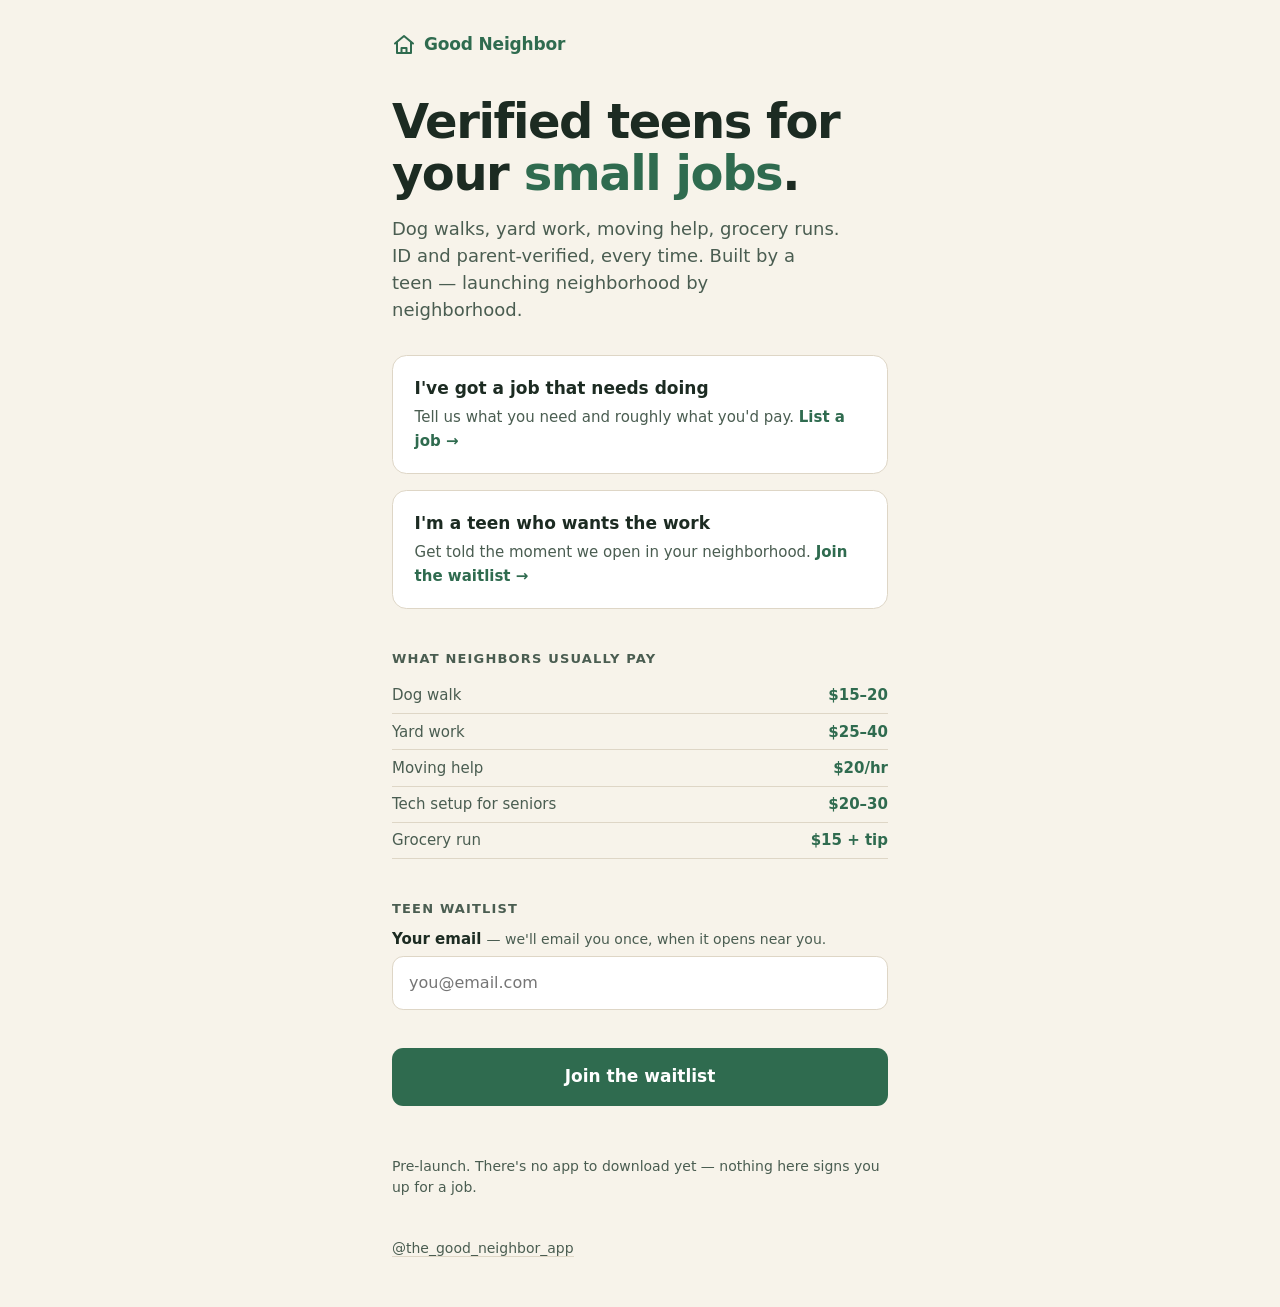
<file: index.html>
<!doctype html>
<html lang="en">
<head>
<meta charset="utf-8">
<meta name="viewport" content="width=device-width,initial-scale=1">
<title>Good Neighbor — verified teens for your small jobs</title>
<meta name="description" content="Good Neighbor matches verified teens with neighbors who need small jobs done. Pre-launch — list a job or join the waitlist.">
<meta property="og:title" content="Good Neighbor">
<meta property="og:description" content="Verified teens for your small jobs. Built by a teen. Launching soon.">
<meta property="og:type" content="website">
<link rel="stylesheet" href="style.css">
<style>
  .paths{display:grid; gap:1rem; margin:0 0 2.5rem}
  .path{
    display:block; padding:1.25rem 1.35rem; background:var(--card);
    border:1.5px solid var(--line); border-radius:.9rem; text-decoration:none; color:inherit;
  }
  .path:hover{border-color:var(--green)}
  .path b{display:block; font-size:1.0625rem; font-weight:800; margin-bottom:.2rem}
  .path span{font-size:.9375rem; color:var(--ink-soft)}
  .path .go{color:var(--green); font-weight:700}
  .rates{margin:0 0 2.5rem; font-size:.9375rem; color:var(--ink-soft)}
  .rates div{display:flex; justify-content:space-between; padding:.4rem 0; border-bottom:1px solid var(--line)}
  .rates b{color:var(--green); font-weight:800}
  h2{font-size:.8125rem; text-transform:uppercase; letter-spacing:.09em; color:var(--ink-soft); margin:0 0 .6rem}
</style>
</head>
<body>
<div class="wrap">
  <a class="mark" href="./">
    <svg viewBox="0 0 24 24" fill="none" stroke="currentColor" stroke-width="2" stroke-linecap="round" stroke-linejoin="round" aria-hidden="true">
      <path d="M3 10.5 12 3l9 7.5"/><path d="M5 9.6V20h14V9.6"/><path d="M9.5 20v-5h5v5"/>
    </svg>
    Good Neighbor
  </a>

  <h1 style="margin-top:2rem">Verified teens for your <span class="accent">small jobs</span>.</h1>
  <p class="sub">
    Dog walks, yard work, moving help, grocery runs. ID and parent-verified, every time.
    Built by a teen — launching neighborhood by neighborhood.
  </p>

  <div class="paths">
    <a class="path" href="post-a-job.html">
      <b>I've got a job that needs doing</b>
      <span>Tell us what you need and roughly what you'd pay. <span class="go">List a job →</span></span>
    </a>
    <a class="path" href="#teens">
      <b>I'm a teen who wants the work</b>
      <span>Get told the moment we open in your neighborhood. <span class="go">Join the waitlist →</span></span>
    </a>
  </div>

  <h2>What neighbors usually pay</h2>
  <div class="rates">
    <div><span>Dog walk</span><b>$15–20</b></div>
    <div><span>Yard work</span><b>$25–40</b></div>
    <div><span>Moving help</span><b>$20/hr</b></div>
    <div><span>Tech setup for seniors</span><b>$20–30</b></div>
    <div><span>Grocery run</span><b>$15 + tip</b></div>
  </div>

  <h2 id="teens">Teen waitlist</h2>
  <form id="waitlist">
    <div class="field">
      <label for="email">Your email <span class="hint">— we'll email you once, when it opens near you.</span></label>
      <input type="email" id="email" name="email" placeholder="you@email.com" required autocomplete="email">
      <p class="err" id="err-email"></p>
    </div>
    <button type="submit">Join the waitlist</button>
  </form>
  <p class="status" id="status" role="status" aria-live="polite"></p>
  <p class="note">Pre-launch. There's no app to download yet — nothing here signs you up for a job.</p>

  <footer><a href="https://instagram.com/the_good_neighbor_app" rel="noopener">@the_good_neighbor_app</a></footer>
</div>

<script src="app.js"></script>
<script>
  GN.wire({
    formId: "waitlist",
    statusId: "status",
    subject: "Good Neighbor teen waitlist",
    done: "You're on the list. We'll be in touch."
  });
</script>
</body>
</html>
</file>
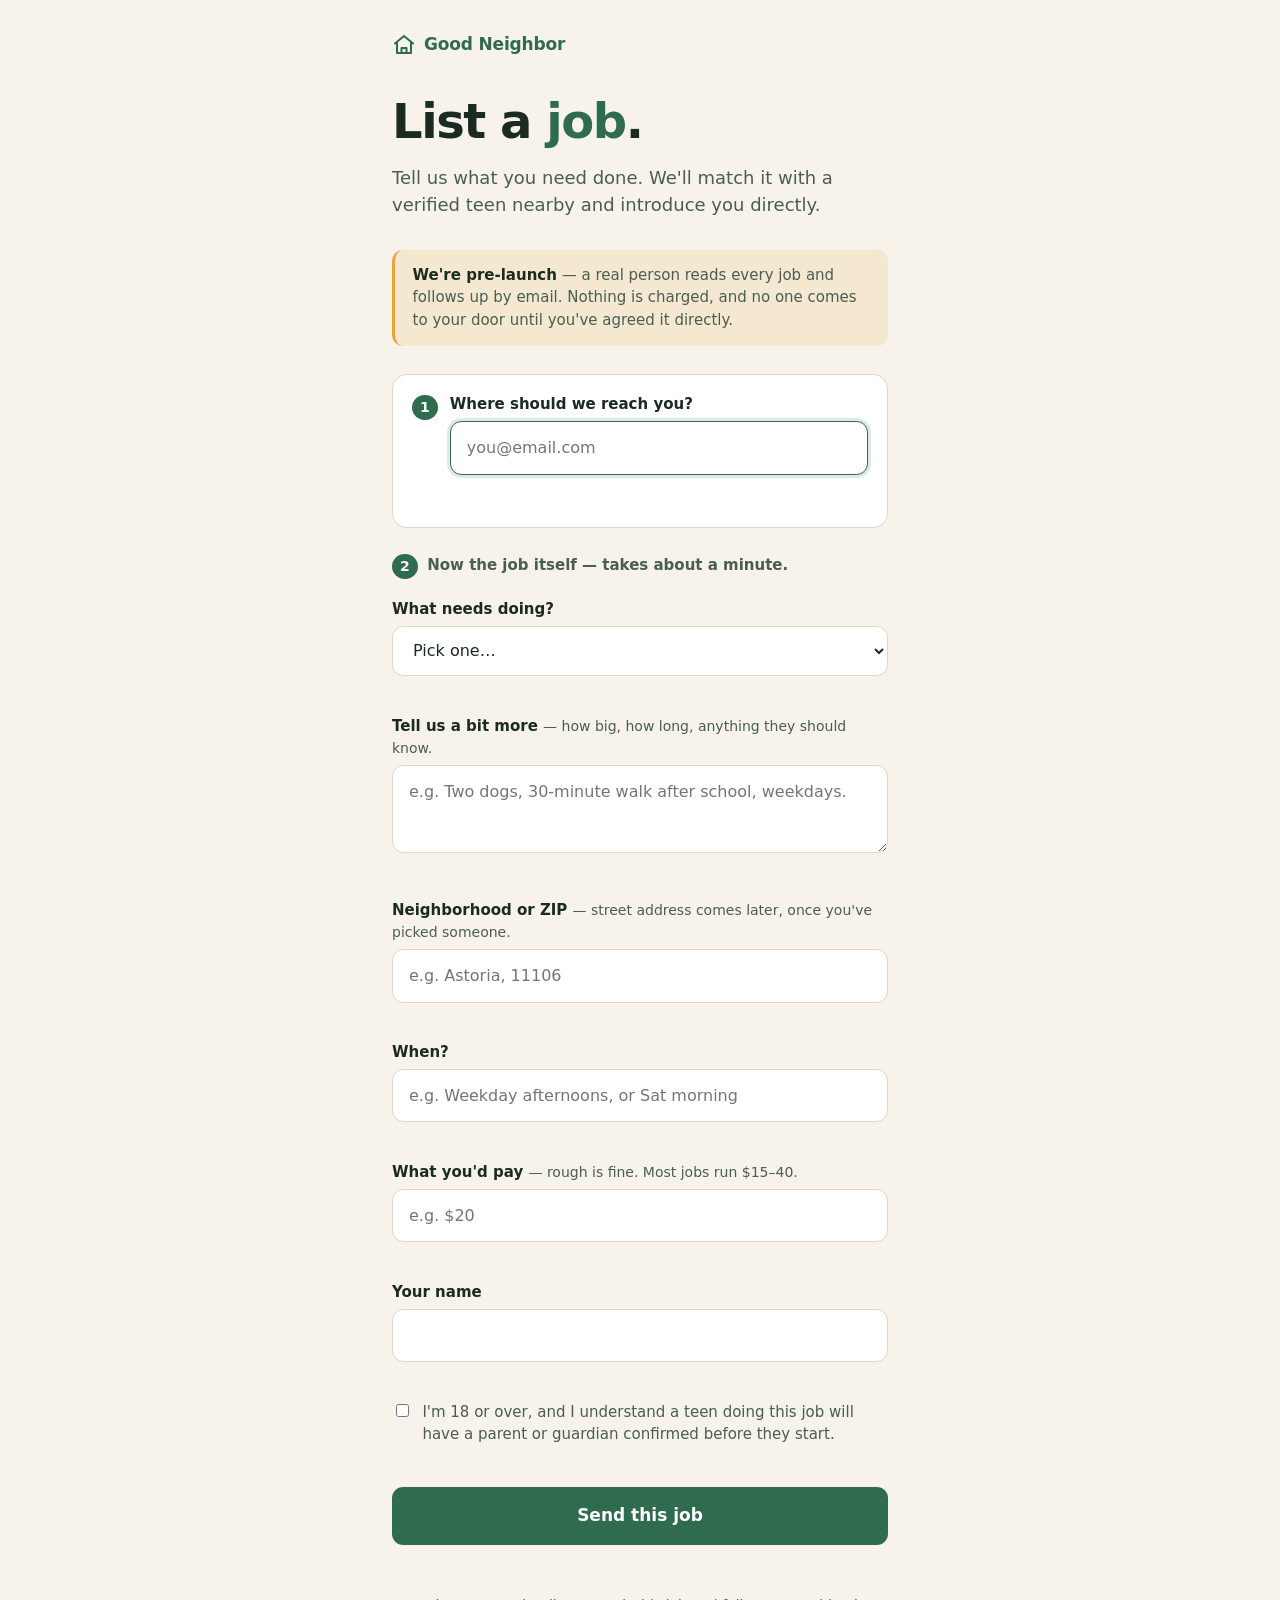
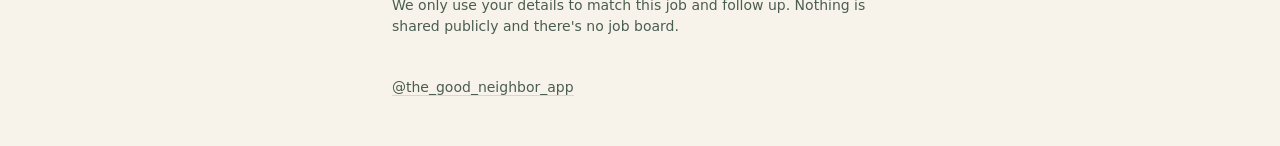
<file: post-a-job.html>
<!doctype html>
<html lang="en">
<head>
<meta charset="utf-8">
<meta name="viewport" content="width=device-width,initial-scale=1">
<title>List a job — Good Neighbor</title>
<meta name="description" content="Tell Good Neighbor what you need done and what you'd pay. Pre-launch — a real person follows up.">
<meta name="robots" content="noindex">
<link rel="stylesheet" href="style.css">
<style>
  .back{display:inline-block; margin-bottom:1.5rem; font-size:.9375rem; color:var(--ink-soft); text-decoration:none}
  .back:hover{color:var(--green)}
  .banner{
    padding:.9rem 1.1rem; margin:0 0 1.75rem; border-radius:.7rem;
    background:rgba(232,163,61,.14); border-left:3.5px solid var(--amber);
    font-size:.9375rem; color:var(--ink-soft);
  }
  .banner b{color:var(--ink)}
  /* Step 1 is visually lifted so the page reads as "one easy question", not as
     a wall of survey -- that is the whole point of the reorder. */
  .step{
    display:flex; gap:.75rem; align-items:flex-start;
    padding:1.15rem 1.2rem; margin-bottom:1.5rem;
    background:var(--card); border:1.5px solid var(--line); border-radius:.9rem;
  }
  .step .field{flex:1; min-width:0}
  .stepno{
    flex:none; width:1.6rem; height:1.6rem; border-radius:50%;
    background:var(--green); color:#fff; font-weight:800; font-size:.875rem;
    display:inline-flex; align-items:center; justify-content:center; margin-top:.1rem;
  }
  .stephead{
    display:flex; gap:.6rem; align-items:center;
    font-weight:700; font-size:.9375rem; color:var(--ink-soft); margin:0 0 1.15rem;
  }
</style>
</head>
<body>
<div class="wrap">
  <a class="mark" href="./">
    <svg viewBox="0 0 24 24" fill="none" stroke="currentColor" stroke-width="2" stroke-linecap="round" stroke-linejoin="round" aria-hidden="true">
      <path d="M3 10.5 12 3l9 7.5"/><path d="M5 9.6V20h14V9.6"/><path d="M9.5 20v-5h5v5"/>
    </svg>
    Good Neighbor
  </a>

  <h1 style="margin-top:2rem">List a <span class="accent">job</span>.</h1>
  <p class="sub">Tell us what you need done. We'll match it with a verified teen nearby and introduce you directly.</p>

  <!-- Stated plainly and up front: this is honest about where the product
       actually is, and it stops anyone expecting an instant booking. -->
  <p class="banner">
    <b>We're pre-launch</b> — a real person reads every job and follows up by email.
    Nothing is charged, and no one comes to your door until you've agreed it directly.
  </p>

  <form id="jobform">
    <div class="step">
      <span class="stepno">1</span>
      <div class="field" style="margin-bottom:0">
        <label for="email">Where should we reach you?</label>
        <input type="email" id="email" name="email" required placeholder="you@email.com" autocomplete="email" autofocus>
        <p class="err" id="err-email"></p>
      </div>
    </div>

    <div class="stephead"><span class="stepno">2</span> Now the job itself — takes about a minute.</div>

    <div class="field">
      <label for="job">What needs doing?</label>
      <select id="job" name="job" required>
        <option value="">Pick one…</option>
        <option>Dog walk / pet care</option>
        <option>Yard work</option>
        <option>Moving / lifting help</option>
        <option>Tech setup for a senior</option>
        <option>Grocery run</option>
        <option>Something else</option>
      </select>
      <p class="err" id="err-job"></p>
    </div>

    <div class="field">
      <label for="details">Tell us a bit more <span class="hint">— how big, how long, anything they should know.</span></label>
      <textarea id="details" name="details" required placeholder="e.g. Two dogs, 30-minute walk after school, weekdays."></textarea>
      <p class="err" id="err-details"></p>
    </div>

    <div class="field">
      <!-- Neighbourhood or ZIP only. A full street address is deliberately NOT
           collected here: it is not needed to match a job, and it should be
           exchanged person-to-person after both sides have agreed. -->
      <label for="area">Neighborhood or ZIP <span class="hint">— street address comes later, once you've picked someone.</span></label>
      <input type="text" id="area" name="area" required placeholder="e.g. Astoria, 11106" autocomplete="postal-code">
      <p class="err" id="err-area"></p>
    </div>

    <div class="field">
      <label for="timing">When?</label>
      <input type="text" id="timing" name="timing" required placeholder="e.g. Weekday afternoons, or Sat morning">
      <p class="err" id="err-timing"></p>
    </div>

    <div class="field">
      <label for="pay">What you'd pay <span class="hint">— rough is fine. Most jobs run $15–40.</span></label>
      <input type="text" id="pay" name="pay" required placeholder="e.g. $20">
      <p class="err" id="err-pay"></p>
    </div>

    <div class="field">
      <label for="name">Your name</label>
      <input type="text" id="name" name="name" required autocomplete="name">
      <p class="err" id="err-name"></p>
    </div>

    <div class="check">
      <input type="checkbox" id="adult" name="adult" required>
      <label for="adult">I'm 18 or over, and I understand a teen doing this job will have a parent or guardian confirmed before they start.</label>
    </div>
    <p class="err" id="err-adult" style="margin-top:-1rem"></p>

    <button type="submit">Send this job</button>
  </form>

  <p class="status" id="status" role="status" aria-live="polite"></p>
  <p class="note">We only use your details to match this job and follow up. Nothing is shared publicly and there's no job board.</p>

  <footer><a href="https://instagram.com/the_good_neighbor_app" rel="noopener">@the_good_neighbor_app</a></footer>
</div>

<script src="app.js"></script>
<script>
  GN.wire({
    formId: "jobform",
    statusId: "status",
    earlyCapture: "email",
    subject: "Good Neighbor — new job listing",
    done: "Got it. We'll email you once we've found someone nearby."
  });
</script>
</body>
</html>
</file>
<file: style.css>
/* Shared across index.html and post-a-job.html. Extracted when the site went
   from one page to two -- the palette and form controls were about to be
   duplicated verbatim. */
:root{
  --ink:#1C2B22; --ink-soft:#4A5D51; --cream:#F7F3EA; --card:#FFFFFF;
  --green:#2F6B4F; --green-dark:#245540; --amber:#E8A33D;
  --line:#DED6C6; --err:#B4472F;
}
*{box-sizing:border-box}
html,body{margin:0;padding:0;max-width:100%;overflow-x:hidden}
body{
  background:var(--cream); color:var(--ink);
  font-family:ui-rounded,"SF Pro Rounded","Segoe UI",Nunito,system-ui,-apple-system,sans-serif;
  -webkit-font-smoothing:antialiased; line-height:1.5;
}
.wrap{width:100%; max-width:min(34rem,100%); margin:0 auto; padding:2rem 1.5rem 3rem}

.mark{
  display:inline-flex; align-items:center; gap:.5rem;
  font-weight:800; letter-spacing:-.01em; color:var(--green); font-size:1.0625rem;
  text-decoration:none;
}
.mark svg{width:1.5rem;height:1.5rem;flex:none}

h1{font-size:clamp(1.85rem,7.5vw,3rem); line-height:1.08; letter-spacing:-.03em; font-weight:800; margin:0 0 1rem}
h1 .accent{color:var(--green)}
.sub{font-size:clamp(1rem,2.6vw,1.125rem); color:var(--ink-soft); margin:0 0 2rem; max-width:min(28rem,100%)}

label{display:block; font-weight:700; font-size:.9375rem; margin:0 0 .35rem}
.hint{font-weight:400; color:var(--ink-soft); font-size:.875rem}
.field{margin-bottom:1.15rem}
input,select,textarea{
  width:100%; padding:.85rem 1rem; font:inherit; font-size:1rem; color:var(--ink);
  background:var(--card); border:1.5px solid var(--line); border-radius:.7rem;
}
textarea{min-height:5.5rem; resize:vertical}
input:focus,select:focus,textarea:focus{
  outline:none; border-color:var(--green); box-shadow:0 0 0 3px rgba(47,107,79,.15);
}
input[aria-invalid="true"],select[aria-invalid="true"],textarea[aria-invalid="true"]{border-color:var(--err)}
.err{color:var(--err); font-size:.875rem; font-weight:600; margin-top:.3rem; min-height:1.1em}

.check{display:flex; gap:.65rem; align-items:flex-start; margin-bottom:1.4rem}
.check input{width:auto; flex:none; margin-top:.2rem; accent-color:var(--green)}
.check label{font-weight:400; font-size:.9375rem; color:var(--ink-soft)}

button{
  width:100%; padding:1rem 1.5rem; font:inherit; font-size:1.0625rem; font-weight:700;
  color:#fff; background:var(--green); border:0; border-radius:.7rem; cursor:pointer;
}
button:hover{background:var(--green-dark)}
.status{margin-top:1rem; font-size:.9375rem; font-weight:600; color:var(--green); min-height:1.2em}
.note{margin-top:1rem; font-size:.875rem; color:var(--ink-soft)}
footer{margin-top:2.5rem; font-size:.875rem}
footer a{color:var(--ink-soft); text-decoration:none; border-bottom:1px solid var(--line)}
footer a:hover{color:var(--green); border-color:var(--green)}

@media (prefers-color-scheme:dark){
  :root{--ink:#EDE7DA; --ink-soft:#A9B5AC; --cream:#141B17; --card:#1D2620; --line:#2E3A32}
}
</file>
